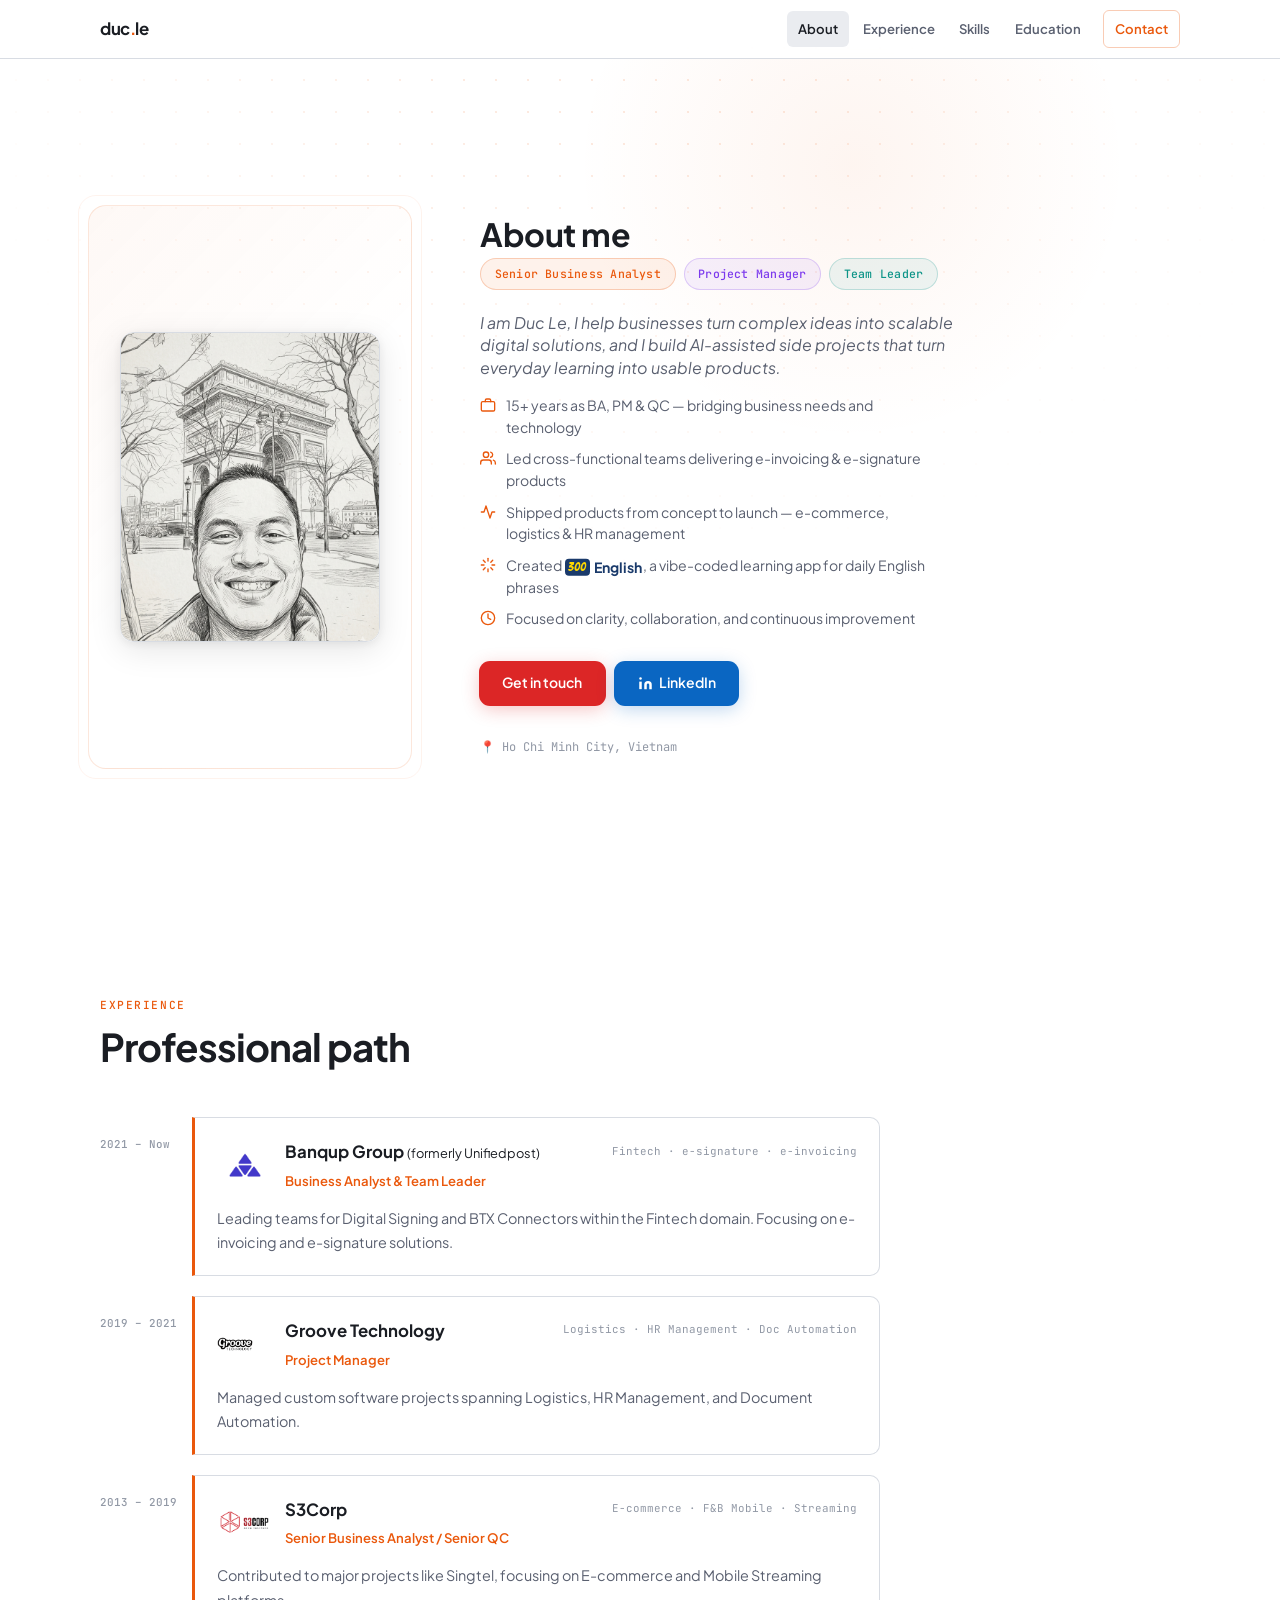
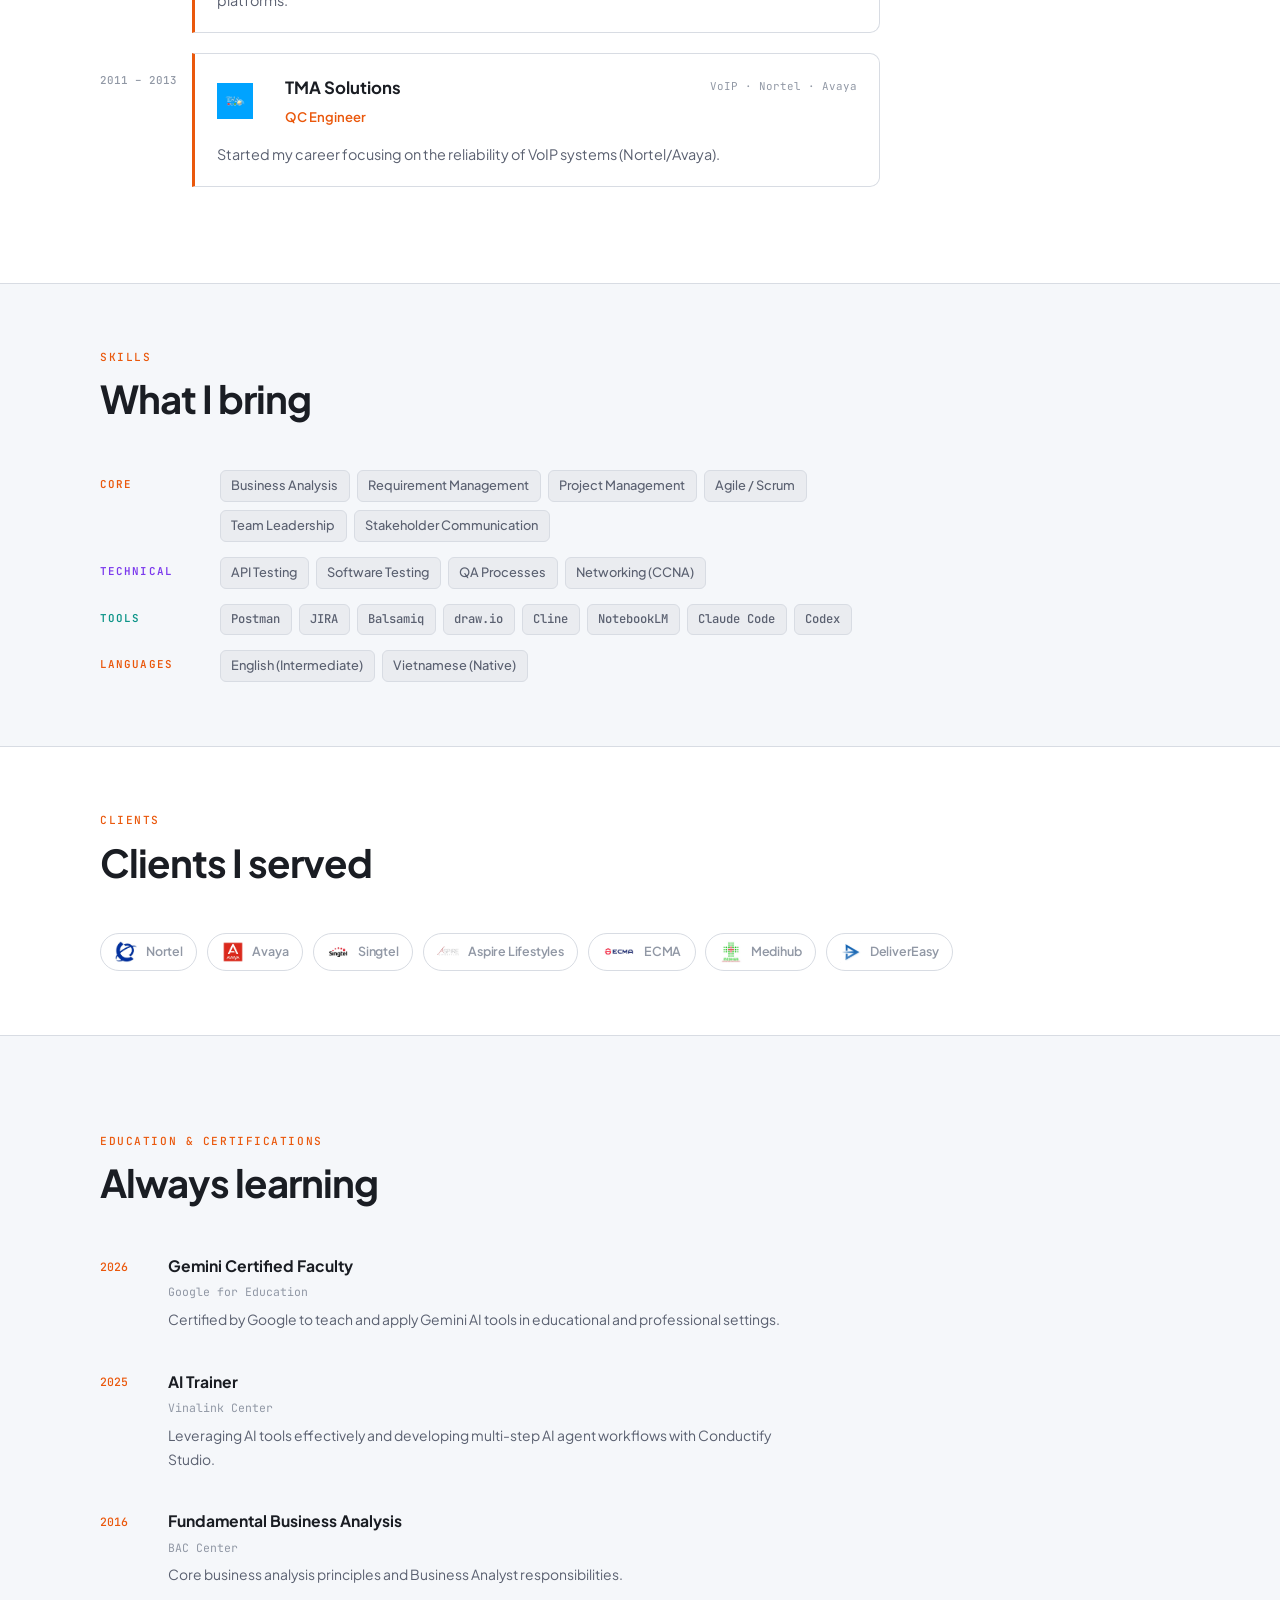
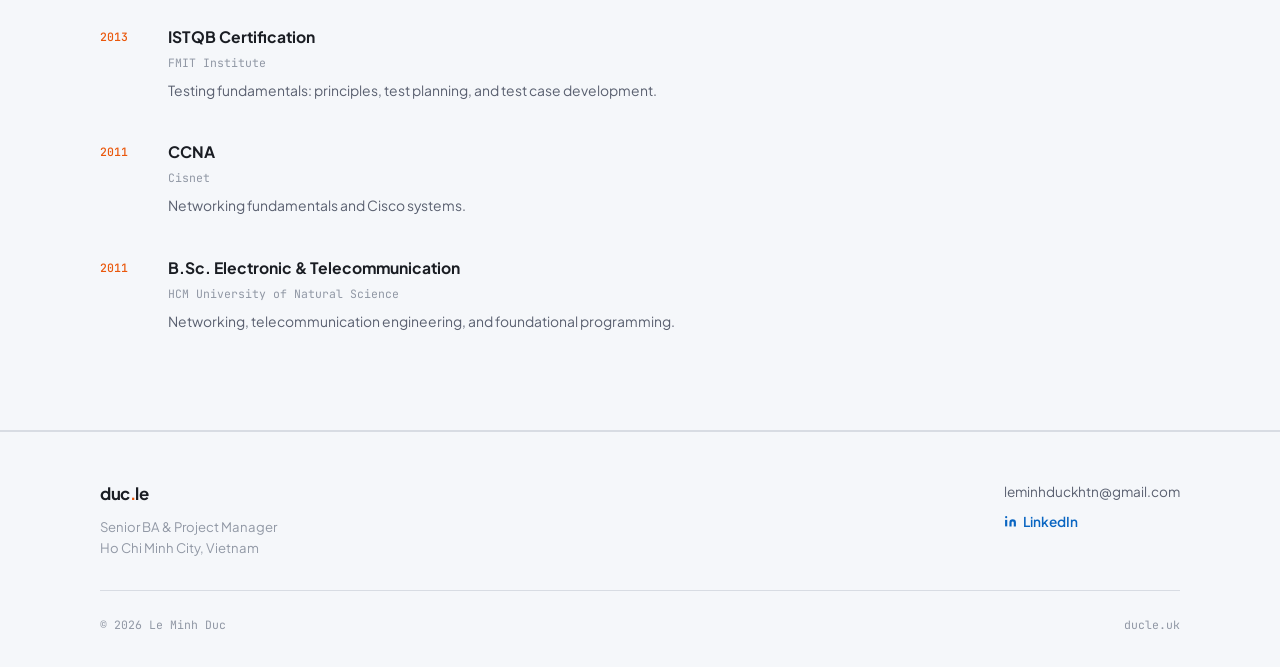
<file: index.html>
<!DOCTYPE html>
<html lang="en">
<head>
  <meta charset="UTF-8" />
  <meta name="viewport" content="width=device-width, initial-scale=1.0" />
  <title>Duc Le (Lê Minh Đức) — Senior BA &amp; Project Manager</title>
  <meta name="description" content="Duc Le (Lê Minh Đức) — Senior Business Analyst and Project Manager with 15+ years of experience in fintech, SaaS, enterprise software delivery, and AI-assisted vibe coding projects. Based in Ho Chi Minh City, Vietnam." />

  <!-- Canonical -->
  <link rel="canonical" href="https://ducle.uk/" />

  <!-- Open Graph -->
  <meta property="og:type" content="profile" />
  <meta property="og:url" content="https://ducle.uk/" />
  <meta property="og:title" content="Duc Le (Lê Minh Đức) — Senior BA &amp; Project Manager" />
  <meta property="og:description" content="Senior Business Analyst and Project Manager with 15+ years of experience in fintech, SaaS, enterprise software delivery, and AI-assisted vibe coding projects. Based in Ho Chi Minh City, Vietnam." />
  <meta property="og:image" content="https://ducle.uk/assets/le-minh-duc.png" />
  <meta property="og:locale" content="en_US" />
  <meta property="profile:first_name" content="Duc" />
  <meta property="profile:last_name" content="Le" />

  <!-- JSON-LD Structured Data -->
  <script type="application/ld+json">
  {
    "@context": "https://schema.org",
    "@type": "Person",
    "name": "Duc Le",
    "alternateName": ["Lê Minh Đức", "Đức Lê", "Le Minh Duc"],
    "url": "https://ducle.uk/",
    "image": "https://ducle.uk/assets/le-minh-duc.png",
    "jobTitle": "Senior Business Analyst & Project Manager",
    "description": "Senior Business Analyst and Project Manager with 15+ years of experience in fintech, SaaS, and enterprise software delivery.",
    "address": {
      "@type": "PostalAddress",
      "addressLocality": "Ho Chi Minh City",
      "addressCountry": "VN"
    },
    "email": "leminhduckhtn@gmail.com",
    "sameAs": [
      "https://linkedin.com/in/duc-le-386092b8",
      "https://eng.ducle.uk/"
    ],
    "knowsAbout": [
      "Business Analysis",
      "Project Management",
      "Agile",
      "Scrum",
      "Fintech",
      "e-invoicing",
      "e-signature",
      "AI-assisted product building",
      "Vibe coding",
      "Team Leadership",
      "Stakeholder Communication"
    ]
  }
  </script>

  <link rel="preconnect" href="https://fonts.googleapis.com" />
  <link rel="preconnect" href="https://fonts.gstatic.com" crossorigin />
  <link href="https://fonts.googleapis.com/css2?family=Bangers&family=Plus+Jakarta+Sans:wght@400;500;600;700&family=JetBrains+Mono:wght@400;500&display=swap" rel="stylesheet" />
  <link rel="stylesheet" href="styles.css?v=12" />
  <link rel="icon" type="image/svg+xml" href="favicon.svg" />
</head>
<body>

  <!-- NAV -->
  <header class="nav-wrap">
    <nav class="nav">
      <a class="nav-logo" href="#top">duc<span>.</span>le</a>
      <button class="nav-toggle" id="navToggle" aria-label="Toggle menu" aria-expanded="false">







        <span></span><span></span><span></span>
      </button>
      <ul class="nav-list" id="navList">
        <li><a href="#about">About</a></li>
        <li><a href="#experience">Experience</a></li>
        <li><a href="#skills">Skills</a></li>
        <li><a href="#education">Education</a></li>
        <li><a class="nav-cta" href="mailto:leminhduckhtn@gmail.com">Contact</a></li>
      </ul>
    </nav>
  </header>

  <main id="top">

    <!-- HERO -->
    <section class="hero" id="about">
      <div class="hero-grid-bg"></div>
      <div class="hero-glow"></div>
      <div class="container hero-inner">

        <div class="hero-photo-wrap">
          <div class="photo-ring photo-ring-outer"></div>
          <div class="photo-ring photo-ring-inner"></div>
          <div class="photo-frame">
            <img src="assets/le-minh-duc.png" alt="Le Minh Duc" />
          </div>
        </div>

        <div class="hero-intro">
          <h1 class="hero-name">About me</h1>
          <div class="hero-roles">
            <span class="role-tag role-tag-blue">Senior Business Analyst</span>
            <span class="role-tag role-tag-purple">Project Manager</span>
            <span class="role-tag role-tag-teal">Team Leader</span>
          </div>
        </div>

        <div class="hero-text">
          <p class="hero-subtitle">I am Duc Le, I help businesses turn complex ideas into scalable digital solutions, and I build AI-assisted side projects that turn everyday learning into usable products.</p>
          <ul class="hero-bullets">
            <li>
              <svg xmlns="http://www.w3.org/2000/svg" width="16" height="16" viewBox="0 0 24 24" fill="none" stroke="currentColor" stroke-width="2" stroke-linecap="round" stroke-linejoin="round" aria-hidden="true"><rect x="2" y="7" width="20" height="14" rx="2"/><path d="M16 7V5a2 2 0 0 0-2-2h-4a2 2 0 0 0-2 2v2"/></svg>
              <span>15+ years as BA, PM &amp; QC — bridging business needs and technology</span>
            </li>
            <li>
              <svg xmlns="http://www.w3.org/2000/svg" width="16" height="16" viewBox="0 0 24 24" fill="none" stroke="currentColor" stroke-width="2" stroke-linecap="round" stroke-linejoin="round" aria-hidden="true"><path d="M17 21v-2a4 4 0 0 0-4-4H5a4 4 0 0 0-4 4v2"/><circle cx="9" cy="7" r="4"/><path d="M23 21v-2a4 4 0 0 0-3-3.87"/><path d="M16 3.13a4 4 0 0 1 0 7.75"/></svg>
              <span>Led cross-functional teams delivering e-invoicing &amp; e-signature products</span>
            </li>
            <li>
              <svg xmlns="http://www.w3.org/2000/svg" width="16" height="16" viewBox="0 0 24 24" fill="none" stroke="currentColor" stroke-width="2" stroke-linecap="round" stroke-linejoin="round" aria-hidden="true"><polyline points="22 12 18 12 15 21 9 3 6 12 2 12"/></svg>
              <span>Shipped products from concept to launch — e-commerce, logistics &amp; HR management</span>
            </li>
            <li>
              <svg xmlns="http://www.w3.org/2000/svg" width="16" height="16" viewBox="0 0 24 24" fill="none" stroke="currentColor" stroke-width="2" stroke-linecap="round" stroke-linejoin="round" aria-hidden="true"><path d="M12 2v4"/><path d="M12 18v4"/><path d="m4.93 4.93 2.83 2.83"/><path d="m16.24 16.24 2.83 2.83"/><path d="M2 12h4"/><path d="M18 12h4"/><path d="m4.93 19.07 2.83-2.83"/><path d="m16.24 7.76 2.83-2.83"/></svg>
              <span>Created <a class="inline-project-link" href="https://eng.ducle.uk/" target="_blank" rel="noreferrer"><span class="project-logo" aria-hidden="true">300</span><span class="project-title">English</span></a>, a vibe-coded learning app for daily English phrases</span>
            </li>
            <li>
              <svg xmlns="http://www.w3.org/2000/svg" width="16" height="16" viewBox="0 0 24 24" fill="none" stroke="currentColor" stroke-width="2" stroke-linecap="round" stroke-linejoin="round" aria-hidden="true"><circle cx="12" cy="12" r="10"/><polyline points="12 6 12 12 16 14"/></svg>
              <span>Focused on clarity, collaboration, and continuous improvement</span>
            </li>
          </ul>
          <div class="hero-actions">
            <a class="btn btn-primary btn-red" href="mailto:leminhduckhtn@gmail.com">Get in touch</a>
            <a class="btn btn-linkedin" href="https://linkedin.com/in/duc-le-386092b8" target="_blank" rel="noreferrer">
              <svg xmlns="http://www.w3.org/2000/svg" width="15" height="15" viewBox="0 0 24 24" fill="currentColor" aria-hidden="true"><path d="M16 8a6 6 0 0 1 6 6v7h-4v-7a2 2 0 0 0-2-2 2 2 0 0 0-2 2v7h-4v-7a6 6 0 0 1 6-6z"/><rect x="2" y="9" width="4" height="12"/><circle cx="4" cy="4" r="2"/></svg>
              LinkedIn
            </a>
          </div>
          <div class="hero-meta">
            <span>📍 Ho Chi Minh City, Vietnam</span>
          </div>
        </div>

      </div>
    </section>

    <!-- EXPERIENCE -->
    <section class="section" id="experience">
      <div class="container">
        <p class="eyebrow">Experience</p>
        <h2 class="section-heading">Professional path</h2>

        <div class="timeline">

          <div class="tl-item">
            <div class="tl-year">2021 – Now</div>
            <div class="tl-card">
              <div class="tl-card-header">
                <div class="tl-card-header-main">
                  <img class="tl-logo" src="images/companies/banqup.png" alt="Banqup Group" />
                  <div>
                    <div class="tl-company">Banqup Group <span class="tl-formerly">(formerly Unifiedpost)</span></div>
                    <div class="tl-role">Business Analyst &amp; Team Leader</div>
                  </div>
                </div>
                <div class="tl-domain">Fintech · e-signature · e-invoicing</div>
              </div>
              <p>Leading teams for Digital Signing and BTX Connectors within the Fintech domain. Focusing on e-invoicing and e-signature solutions.</p>
            </div>
          </div>

          <div class="tl-item">
            <div class="tl-year">2019 – 2021</div>
            <div class="tl-card">
              <div class="tl-card-header">
                <div class="tl-card-header-main">
                  <img class="tl-logo" src="images/companies/groove.png" alt="Groove Technology" />
                  <div>
                    <div class="tl-company">Groove Technology</div>
                    <div class="tl-role">Project Manager</div>
                  </div>
                </div>
                <div class="tl-domain">Logistics · HR Management · Doc Automation</div>
              </div>
              <p>Managed custom software projects spanning Logistics, HR Management, and Document Automation.</p>
            </div>
          </div>

          <div class="tl-item">
            <div class="tl-year">2013 – 2019</div>
            <div class="tl-card">
              <div class="tl-card-header">
                <div class="tl-card-header-main">
                  <img class="tl-logo" src="images/companies/S3CORP.png" alt="S3Corp" />
                  <div>
                    <div class="tl-company">S3Corp</div>
                    <div class="tl-role">Senior Business Analyst / Senior QC</div>
                  </div>
                </div>
                <div class="tl-domain">E-commerce · F&amp;B Mobile · Streaming</div>
              </div>
              <p>Contributed to major projects like Singtel, focusing on E-commerce and Mobile Streaming platforms.</p>
            </div>
          </div>

          <div class="tl-item">
            <div class="tl-year">2011 – 2013</div>
            <div class="tl-card">
              <div class="tl-card-header">
                <div class="tl-card-header-main">
                  <img class="tl-logo" src="images/companies/tma.png" alt="TMA Solutions" />
                  <div>
                    <div class="tl-company">TMA Solutions</div>
                    <div class="tl-role">QC Engineer</div>
                  </div>
                </div>
                <div class="tl-domain">VoIP · Nortel · Avaya</div>
              </div>
              <p>Started my career focusing on the reliability of VoIP systems (Nortel/Avaya).</p>
            </div>
          </div>

        </div>
      </div>
    </section>

    <!-- SKILLS -->
    <section class="section section-alt" id="skills">
      <div class="container">
        <p class="eyebrow">Skills</p>
        <h2 class="section-heading">What I bring</h2>
        <div class="skills-table">

          <div class="skills-row">
            <span class="skills-label skills-label-blue">Core</span>
            <div class="tags">
              <span class="tag">Business Analysis</span>
              <span class="tag">Requirement Management</span>
              <span class="tag">Project Management</span>
              <span class="tag">Agile / Scrum</span>
              <span class="tag">Team Leadership</span>
              <span class="tag">Stakeholder Communication</span>
            </div>
          </div>

          <div class="skills-row">
            <span class="skills-label skills-label-purple">Technical</span>
            <div class="tags">
              <span class="tag">API Testing</span>
              <span class="tag">Software Testing</span>
              <span class="tag">QA Processes</span>
              <span class="tag">Networking (CCNA)</span>
            </div>
          </div>

          <div class="skills-row">
            <span class="skills-label skills-label-teal">Tools</span>
            <div class="tags">
              <span class="tag tag-mono">Postman</span>
              <span class="tag tag-mono">JIRA</span>
              <span class="tag tag-mono">Balsamiq</span>
              <span class="tag tag-mono">draw.io</span>
              <span class="tag tag-mono">Cline</span>
              <span class="tag tag-mono">NotebookLM</span>
              <span class="tag tag-mono">Claude Code</span>
              <span class="tag tag-mono">Codex</span>
            </div>
          </div>

          <div class="skills-row">
            <span class="skills-label skills-label-orange">Languages</span>
            <div class="tags">
              <span class="tag">English (Intermediate)</span>
              <span class="tag">Vietnamese (Native)</span>
            </div>
          </div>

        </div>
      </div>
    </section>

    <!-- CLIENTS -->
    <section class="section" id="clients">
      <div class="container">
        <p class="eyebrow">Clients</p>
        <h2 class="section-heading">Clients I served</h2>
        <div class="clients-grid">
          <div class="client-card">
            <img class="client-logo" src="images/clientsIserved/nortel.jpg" alt="Nortel" />
            <span class="client-name">Nortel</span>
          </div>
          <div class="client-card">
            <img class="client-logo" src="images/clientsIserved/avaya.png" alt="Avaya" />
            <span class="client-name">Avaya</span>
          </div>
          <div class="client-card">
            <img class="client-logo" src="images/clientsIserved/singtel.png" alt="Singtel" />
            <span class="client-name">Singtel</span>
          </div>
          <div class="client-card">
            <img class="client-logo" src="images/clientsIserved/aspireLifestyle.jpg" alt="Aspire Lifestyles" />
            <span class="client-name">Aspire Lifestyles</span>
          </div>
          <div class="client-card">
            <img class="client-logo" src="images/clientsIserved/ecma.jpeg" alt="ECMA" />
            <span class="client-name">ECMA</span>
          </div>
          <div class="client-card">
            <img class="client-logo" src="images/clientsIserved/medihub.jpg" alt="Medihub" />
            <span class="client-name">Medihub</span>
          </div>
          <div class="client-card">
            <img class="client-logo" src="images/clientsIserved/delivereasy.png" alt="DeliverEasy" />
            <span class="client-name">DeliverEasy</span>
          </div>
        </div>
      </div>
    </section>

    <!-- EDUCATION -->
    <section class="section section-alt" id="education">
      <div class="container">
        <p class="eyebrow">Education &amp; Certifications</p>
        <h2 class="section-heading">Always learning</h2>
        <div class="edu-list">

          <div class="edu-item">
            <div class="edu-year">2026</div>
            <div class="edu-content">
              <div class="edu-title">Gemini Certified Faculty</div>
              <div class="edu-org">Google for Education</div>
              <p>Certified by Google to teach and apply Gemini AI tools in educational and professional settings.</p>
            </div>
          </div>

          <div class="edu-item">
            <div class="edu-year">2025</div>
            <div class="edu-content">
              <div class="edu-title">AI Trainer</div>
              <div class="edu-org">Vinalink Center</div>
              <p>Leveraging AI tools effectively and developing multi-step AI agent workflows with Conductify Studio.</p>
            </div>
          </div>

          <div class="edu-item">
            <div class="edu-year">2016</div>
            <div class="edu-content">
              <div class="edu-title">Fundamental Business Analysis</div>
              <div class="edu-org">BAC Center</div>
              <p>Core business analysis principles and Business Analyst responsibilities.</p>
            </div>
          </div>

          <div class="edu-item">
            <div class="edu-year">2013</div>
            <div class="edu-content">
              <div class="edu-title">ISTQB Certification</div>
              <div class="edu-org">FMIT Institute</div>
              <p>Testing fundamentals: principles, test planning, and test case development.</p>
            </div>
          </div>

          <div class="edu-item">
            <div class="edu-year">2011</div>
            <div class="edu-content">
              <div class="edu-title">CCNA</div>
              <div class="edu-org">Cisnet</div>
              <p>Networking fundamentals and Cisco systems.</p>
            </div>
          </div>

          <div class="edu-item">
            <div class="edu-year">2011</div>
            <div class="edu-content">
              <div class="edu-title">B.Sc. Electronic &amp; Telecommunication</div>
              <div class="edu-org">HCM University of Natural Science</div>
              <p>Networking, telecommunication engineering, and foundational programming.</p>
            </div>
          </div>

        </div>
      </div>
    </section>

  </main>

  <!-- FOOTER -->
  <footer class="footer">
    <div class="container footer-inner">
      <div class="footer-left">
        <a class="nav-logo" href="#top">duc<span>.</span>le</a>
        <p>Senior BA &amp; Project Manager<br />Ho Chi Minh City, Vietnam</p>
      </div>
      <div class="footer-right">
        <a href="mailto:leminhduckhtn@gmail.com">leminhduckhtn@gmail.com</a>
        <a class="linkedin-link" href="https://linkedin.com/in/duc-le-386092b8" target="_blank" rel="noreferrer">
          <svg xmlns="http://www.w3.org/2000/svg" width="13" height="13" viewBox="0 0 24 24" fill="currentColor" aria-hidden="true" style="vertical-align:-1px"><path d="M16 8a6 6 0 0 1 6 6v7h-4v-7a2 2 0 0 0-2-2 2 2 0 0 0-2 2v7h-4v-7a6 6 0 0 1 6-6z"/><rect x="2" y="9" width="4" height="12"/><circle cx="4" cy="4" r="2"/></svg>
          LinkedIn
        </a>
      </div>
    </div>
    <div class="container footer-bottom">
      <span>© 2026 Le Minh Duc</span>
      <span>ducle.uk</span>
    </div>
  </footer>

  <script>
    // Dynamic years of experience (career started 2011)
    const yearsExp = new Date().getFullYear() - 2011;
    document.querySelectorAll('#years-exp').forEach(el => el.textContent = yearsExp);
  </script>
  <script>
    // Mobile nav
    const toggle = document.getElementById('navToggle');
    const navList = document.getElementById('navList');
    toggle.addEventListener('click', () => {
      const open = toggle.getAttribute('aria-expanded') === 'true';
      toggle.setAttribute('aria-expanded', String(!open));
      navList.classList.toggle('open');
    });
    navList.querySelectorAll('a').forEach(a => {
      a.addEventListener('click', () => {
        toggle.setAttribute('aria-expanded', 'false');
        navList.classList.remove('open');
      });
    });

    // Active nav link on scroll
    const sections = document.querySelectorAll('section[id]');
    const navLinks = document.querySelectorAll('.nav-list a[href^="#"]');
    function updateNav() {
      let current = '';
      sections.forEach(s => {
        if (window.scrollY >= s.offsetTop - 80) current = s.id;
      });
      navLinks.forEach(a => {
        a.classList.toggle('active', a.getAttribute('href') === '#' + current);
      });
    }
    window.addEventListener('scroll', updateNav, { passive: true });
    updateNav();
  </script>

</body>
</html>
</file>
<file: styles.css>
/* ── RESET ───────────────────────────────────── */
*, *::before, *::after { box-sizing: border-box; margin: 0; padding: 0; }

/* ── TOKENS ──────────────────────────────────── */
:root {
  --bg:          #ffffff;
  --bg-2:        #f5f7fa;
  --bg-3:        #eaecf0;
  --border:      #d8dce3;
  --border-dim:  rgba(216, 220, 227, 0.7);
  --text:        #1a1d23;
  --text-2:      #5a6070;
  --text-3:      #9198a5;
  --accent:      #ea580c;
  --accent-glow: color-mix(in srgb, var(--accent) 10%, transparent);
  --green:       #1a7f37;
  --sans:        'Plus Jakarta Sans', system-ui, sans-serif;
  --mono:        'JetBrains Mono', 'Courier New', monospace;
  --display:     'Bangers', 'Impact', var(--sans);
  --radius:      10px;
  --max-w:       1080px;
}

/* ── BASE ────────────────────────────────────── */
html { scroll-behavior: smooth; }

body {
  font-family: var(--sans);
  background: var(--bg);
  color: var(--text);
  font-size: 16px;
  line-height: 1.7;
  -webkit-font-smoothing: antialiased;
  -moz-osx-font-smoothing: grayscale;
}

a { color: inherit; text-decoration: none; }
img { display: block; max-width: 100%; }
p { color: var(--text-2); line-height: 1.75; }

.container {
  width: min(100% - 2rem, var(--max-w));
  margin-inline: auto;
}

/* ── NAV ─────────────────────────────────────── */
.nav-wrap {
  position: fixed;
  inset: 0 0 auto;
  z-index: 200;
  background: rgba(255, 255, 255, 0.90);
  backdrop-filter: blur(14px);
  -webkit-backdrop-filter: blur(14px);
  border-bottom: 1px solid var(--border);
}

.nav {
  display: flex;
  align-items: center;
  justify-content: space-between;
  gap: 1.5rem;
  width: min(100% - 2rem, var(--max-w));
  margin-inline: auto;
  height: 58px;
}

.nav-logo {
  font-weight: 700;
  font-size: 1.05rem;
  letter-spacing: -0.5px;
  color: var(--text);
  flex-shrink: 0;
}
.nav-logo span { color: var(--accent); }

.nav-list {
  display: flex;
  align-items: center;
  gap: 0.15rem;
  list-style: none;
}

.nav-list a {
  display: block;
  font-size: 0.82rem;
  font-weight: 600;
  color: var(--text-2);
  padding: 0.4rem 0.7rem;
  border-radius: 6px;
  transition: color 140ms, background 140ms;
}
.nav-list a:hover,
.nav-list a.active {
  color: var(--text);
  background: var(--bg-3);
}

.nav-cta {
  color: var(--accent) !important;
  border: 1px solid color-mix(in srgb, var(--accent) 30%, transparent) !important;
  margin-left: 0.5rem;
}
.nav-cta:hover {
  background: color-mix(in srgb, var(--accent) 7%, transparent) !important;
}

.nav-toggle {
  display: none;
  flex-direction: column;
  justify-content: center;
  gap: 5px;
  width: 32px;
  height: 32px;
  background: none;
  border: none;
  cursor: pointer;
  padding: 4px;
}
.nav-toggle span {
  display: block;
  width: 100%;
  height: 1.5px;
  background: var(--text-2);
  border-radius: 2px;
  transition: 200ms;
}

/* ── HERO ─────────────────────────────────────── */
.hero {
  position: relative;
  overflow: hidden;
  padding-top: 58px;
  min-height: 100svh;
  display: flex;
  align-items: center;
}

/* Subtle dot grid */
.hero-grid-bg {
  position: absolute;
  inset: 0;
  background-image: radial-gradient(circle, color-mix(in srgb, var(--accent) 13%, transparent) 1px, transparent 1px);
  background-size: 32px 32px;
  mask-image: radial-gradient(ellipse 70% 80% at 50% 0%, black 20%, transparent 80%);
  -webkit-mask-image: radial-gradient(ellipse 70% 80% at 50% 0%, black 20%, transparent 80%);
  pointer-events: none;
}

/* Soft ambient glow */
.hero-glow {
  position: absolute;
  top: -15%;
  right: 10%;
  width: 600px;
  height: 600px;
  background: radial-gradient(circle, color-mix(in srgb, var(--accent) 6%, transparent) 0%, transparent 65%);
  pointer-events: none;
}

.hero-inner {
  position: relative;
  z-index: 1;
  display: grid;
  grid-template-columns: 300px 1fr;
  grid-template-rows: auto 1fr;
  grid-template-areas:
    "photo intro"
    "photo text";
  gap: 0 5rem;
  padding-block: 6rem 5rem;
}

.hero-photo-wrap { grid-area: photo; }
.hero-intro      { grid-area: intro; align-self: end; padding-bottom: 0; }
.hero-text       { grid-area: text;  align-self: start; }

/* Badge */
.hero-badge {
  display: inline-flex;
  align-items: center;
  gap: 0.5rem;
  font-family: var(--mono);
  font-size: 0.72rem;
  font-weight: 500;
  color: var(--green);
  background: rgba(26, 127, 55, 0.07);
  border: 1px solid rgba(26, 127, 55, 0.22);
  border-radius: 999px;
  padding: 0.3rem 0.85rem;
  margin-bottom: 1.75rem;
  width: fit-content;
  letter-spacing: 0.02em;
}

.badge-dot {
  width: 7px;
  height: 7px;
  border-radius: 50%;
  background: var(--green);
  box-shadow: 0 0 6px rgba(26, 127, 55, 0.5);
  animation: pulse 2.4s ease-in-out infinite;
}

@keyframes pulse {
  0%, 100% { opacity: 1; transform: scale(1); }
  50%       { opacity: 0.4; transform: scale(0.8); }
}

/* Name */
.hero-name {
  font-size: clamp(1.4rem, 3vw, 2rem);
  font-weight: 700;
  color: var(--text);
  letter-spacing: -0.5px;
  line-height: 1.1;
  margin-bottom: 0.4rem;
}

.hero-name-vn {
  font-size: 0.75em;
  font-weight: 500;
  color: var(--text-muted);
  letter-spacing: 0;
}

/* Subtitle under name */
.hero-subtitle {
  font-size: clamp(0.85rem, 1.6vw, 1rem);
  font-weight: 400;
  font-style: italic;
  color: var(--text-2);
  line-height: 1.4;
  margin-bottom: 1rem;
  max-width: 480px;
}

/* Role tags */
.hero-roles {
  display: flex;
  flex-wrap: wrap;
  gap: 0.5rem;
  margin-bottom: 1.4rem;
}

.role-tag {
  display: inline-flex;
  align-items: center;
  font-family: var(--mono);
  font-size: 0.72rem;
  font-weight: 500;
  border-radius: 999px;
  padding: 0.3rem 0.85rem;
  letter-spacing: 0.02em;
  border: 1px solid;
}

.role-tag-blue {
  color: var(--accent);
  background: color-mix(in srgb, var(--accent) 8%, transparent);
  border-color: color-mix(in srgb, var(--accent) 25%, transparent);
}

.role-tag-purple {
  color: #7c3aed;
  background: rgba(124, 58, 237, 0.07);
  border-color: rgba(124, 58, 237, 0.22);
}

.role-tag-teal {
  color: #0d9488;
  background: rgba(13, 148, 136, 0.07);
  border-color: rgba(13, 148, 136, 0.22);
}

/* Bullet highlights */
.hero-bullets {
  list-style: none;
  display: flex;
  flex-direction: column;
  gap: 0.6rem;
  margin-bottom: 2rem;
  max-width: 460px;
}

.hero-bullets li {
  display: flex;
  align-items: flex-start;
  gap: 0.6rem;
  font-size: 0.88rem;
  color: var(--text-2);
  line-height: 1.55;
}

.hero-bullets li svg {
  flex-shrink: 0;
  margin-top: 2px;
  color: var(--accent);
}

/* Buttons */
.hero-actions {
  display: flex;
  flex-wrap: wrap;
  gap: 0.65rem;
  margin-bottom: 2rem;
}

.btn {
  display: inline-flex;
  align-items: center;
  gap: 0.4rem;
  padding: 0.6rem 1.4rem;
  border-radius: var(--radius);
  font-family: var(--sans);
  font-size: 0.875rem;
  font-weight: 600;
  cursor: pointer;
  transition: transform 140ms, box-shadow 140ms, background 140ms, border-color 140ms;
}
.btn:hover { transform: translateY(-2px); }

.btn-primary {
  background: var(--accent);
  color: #fff;
  box-shadow: 0 0 0 1px var(--accent), 0 4px 18px color-mix(in srgb, var(--accent) 28%, transparent);
}
.btn-primary:hover {
  box-shadow: 0 0 0 1px var(--accent), 0 8px 28px color-mix(in srgb, var(--accent) 42%, transparent);
}

.btn-red {
  background: #dc2626;
  box-shadow: 0 0 0 1px #dc2626, 0 4px 18px rgba(220, 38, 38, 0.28);
}
.btn-red:hover {
  background: #b91c1c;
  box-shadow: 0 0 0 1px #b91c1c, 0 8px 28px rgba(220, 38, 38, 0.42);
}

.btn-ghost {
  background: var(--bg);
  color: var(--text);
  border: 1px solid var(--border);
}
.btn-ghost:hover { background: var(--bg-2); border-color: var(--text-3); }

/* LinkedIn brand button */
.btn-linkedin {
  background: #0A66C2;
  color: #fff;
  box-shadow: 0 0 0 1px #0A66C2, 0 4px 18px rgba(10,102,194,0.28);
}
.btn-linkedin:hover {
  background: #004182;
  box-shadow: 0 0 0 1px #004182, 0 8px 28px rgba(10,102,194,0.42);
}

.inline-project-link {
  display: inline-flex;
  align-items: center;
  gap: 0.28rem;
  margin-inline: 0.08rem;
  vertical-align: -0.04em;
}

.inline-project-link:hover .project-title {
  color: #2a5a9b;
}

.project-logo {
  display: inline-flex;
  align-items: center;
  justify-content: center;
  min-width: 1.55rem;
  height: 1.08rem;
  border-radius: 4px;
  background: #1a3a6b;
  color: #FFD700;
  font-family: var(--display);
  font-size: 0.78rem;
  font-weight: 400;
  line-height: 1;
  letter-spacing: 0.04em;
  transform: translateY(-0.02em);
}

.project-title {
  color: #1a3a6b;
  font-size: 0.88rem;
  font-weight: 700;
  line-height: 1.1;
}

/* Meta row */
.hero-meta {
  display: flex;
  flex-wrap: wrap;
  gap: 1.25rem;
  font-family: var(--mono);
  font-size: 0.75rem;
  color: var(--text-3);
}

/* Photo */
.hero-photo-wrap {
  position: relative;
  display: flex;
  align-items: center;
  justify-content: center;
}

.photo-frame {
  position: relative;
  z-index: 2;
  width: 260px;
  height: 310px;
  border-radius: 14px;
  overflow: hidden;
  border: 1px solid var(--border);
  box-shadow: 0 8px 32px rgba(0, 0, 0, 0.10), 0 2px 8px rgba(0, 0, 0, 0.06);
}
.photo-frame img { width: 100%; height: 100%; object-fit: cover; }

.photo-ring {
  position: absolute;
  border-radius: 18px;
  pointer-events: none;
}
.photo-ring-outer {
  inset: -12px;
  border: 1px solid color-mix(in srgb, var(--accent) 14%, transparent);
  background: linear-gradient(135deg, color-mix(in srgb, var(--accent) 4%, transparent), transparent 50%);
  z-index: 1;
}
.photo-ring-inner {
  inset: -22px;
  border: 1px solid color-mix(in srgb, var(--accent) 7%, transparent);
  z-index: 0;
}

/* ── SECTION SHARED ───────────────────────────── */
.section {
  padding: 6rem 0;
}
.section-alt {
  background: var(--bg-2);
  border-top: 1px solid var(--border);
  border-bottom: 1px solid var(--border);
}

.eyebrow {
  font-family: var(--mono);
  font-size: 0.7rem;
  font-weight: 500;
  color: var(--accent);
  letter-spacing: 0.14em;
  text-transform: uppercase;
  margin-bottom: 0.6rem;
}

.section-heading {
  font-size: clamp(1.7rem, 4vw, 2.4rem);
  font-weight: 700;
  color: var(--text);
  letter-spacing: -1px;
  line-height: 1.15;
  margin-bottom: 3rem;
}

/* ── TIMELINE ─────────────────────────────────── */
.timeline {
  display: grid;
  gap: 1.25rem;
  max-width: 780px;
}

.tl-item {
  display: grid;
  grid-template-columns: 68px 1fr;
  gap: 1.5rem;
  align-items: start;
}

.tl-year {
  font-family: var(--mono);
  font-size: 0.68rem;
  font-weight: 500;
  color: var(--text-3);
  line-height: 1.45;
  text-align: right;
  padding-top: 1.25rem;
  white-space: nowrap;
}

.tl-card {
  background: var(--bg);
  border: 1px solid var(--border);
  border-left: 3px solid var(--accent);
  border-radius: 0 var(--radius) var(--radius) 0;
  padding: 1.25rem 1.4rem;
  transition: border-color 180ms, box-shadow 180ms;
}
.tl-card:hover {
  border-color: color-mix(in srgb, var(--accent) 45%, transparent);
  box-shadow: 0 4px 20px color-mix(in srgb, var(--accent) 6%, transparent);
}

.tl-card-header {
  display: flex;
  justify-content: space-between;
  align-items: flex-start;
  gap: 1rem;
  flex-wrap: wrap;
  margin-bottom: 0.85rem;
}

.tl-card-header-main {
  display: flex;
  align-items: center;
  gap: 0.75rem;
}

.tl-logo {
  width: 56px;
  height: 36px;
  object-fit: contain;
  object-position: left center;
  flex-shrink: 0;
}

.tl-company {
  font-size: 1.05rem;
  font-weight: 700;
  color: var(--text);
  margin-bottom: 0.2rem;
}
.tl-formerly {
  font-size: 0.8rem;
  font-weight: 400;
  color: var(--text-muted);
}

.tl-role {
  font-size: 0.82rem;
  font-weight: 600;
  color: var(--accent);
}

.tl-domain {
  font-family: var(--mono);
  font-size: 0.68rem;
  color: var(--text-3);
  white-space: nowrap;
  padding-top: 0.2rem;
}

.tl-card p {
  font-size: 0.9rem;
  line-height: 1.7;
}

/* ── SKILLS ───────────────────────────────────── */
#skills.section {
  padding: 4rem 0;
}

.skills-table {
  display: grid;
  grid-template-columns: 6rem 1fr;
  gap: 0.9rem 1.5rem;
  align-items: start;
  max-width: 780px;
}

.skills-row {
  display: contents;
}

.skills-label {
  font-family: var(--mono);
  font-size: 0.68rem;
  font-weight: 600;
  letter-spacing: 0.1em;
  text-transform: uppercase;
  padding-top: 0.35rem;
  white-space: nowrap;
}

.skills-label-blue   { color: var(--accent); }
.skills-label-purple { color: #7c3aed; }
.skills-label-teal   { color: #0d9488; }
.skills-label-orange { color: #ea580c; }

.tags {
  display: flex;
  flex-wrap: wrap;
  gap: 0.45rem;
}

.tag {
  display: inline-block;
  background: var(--bg-3);
  border: 1px solid var(--border);
  border-radius: 6px;
  padding: 0.28rem 0.65rem;
  font-size: 0.8rem;
  font-weight: 500;
  color: var(--text-2);
  transition: border-color 140ms, color 140ms;
}
.tag:hover { border-color: var(--accent); color: var(--text); }
.tag-mono { font-family: var(--mono); font-size: 0.76rem; }

/* ── CLIENTS ──────────────────────────────────── */
#clients.section {
  padding: 4rem 0;
}

.clients-grid {
  display: flex;
  flex-wrap: wrap;
  gap: 0.6rem;
}

.client-card {
  display: flex;
  align-items: center;
  gap: 0.55rem;
  padding: 0.45rem 0.85rem;
  border: 1px solid var(--border);
  border-radius: 999px;
  background: var(--surface);
}

.client-logo {
  width: auto;
  height: 22px;
  object-fit: contain;
}

.client-name {
  font-size: 0.78rem;
  font-weight: 600;
  color: var(--text-3);
  letter-spacing: -0.2px;
  white-space: nowrap;
}

/* ── EDUCATION ────────────────────────────────── */
.edu-list {
  display: grid;
  gap: 2.25rem;
  max-width: 680px;
}

.edu-item {
  display: grid;
  grid-template-columns: 48px 1fr;
  gap: 1.25rem;
  align-items: start;
}

.edu-year {
  font-family: var(--mono);
  font-size: 0.72rem;
  font-weight: 500;
  color: var(--accent);
  padding-top: 0.2rem;
}

.edu-title {
  font-size: 0.98rem;
  font-weight: 700;
  color: var(--text);
  margin-bottom: 0.15rem;
}

.edu-org {
  font-family: var(--mono);
  font-size: 0.72rem;
  color: var(--text-3);
  margin-bottom: 0.4rem;
}

.edu-content p { font-size: 0.87rem; }

/* ── FOOTER ───────────────────────────────────── */
.footer {
  background: var(--bg-2);
  border-top: 1px solid var(--border);
  padding: 3rem 0 2rem;
}

.footer-inner {
  display: flex;
  justify-content: space-between;
  align-items: flex-start;
  gap: 2rem;
  padding-bottom: 2rem;
  border-bottom: 1px solid var(--border);
  margin-bottom: 1.5rem;
}

.footer-left .nav-logo { margin-bottom: 0.5rem; display: block; }
.footer-left p {
  font-size: 0.82rem;
  color: var(--text-3);
  line-height: 1.6;
}

.footer-right {
  display: flex;
  flex-direction: column;
  gap: 0.45rem;
  text-align: right;
}
.footer-right a {
  font-size: 0.85rem;
  color: var(--text-2);
  transition: color 140ms;
}
.footer-right a:hover { color: var(--accent); }

.linkedin-link {
  display: inline-flex;
  align-items: center;
  gap: 0.35rem;
  color: #0A66C2 !important;
  font-weight: 600;
}
.linkedin-link:hover { color: #004182 !important; }

.footer-bottom {
  display: flex;
  justify-content: space-between;
  font-family: var(--mono);
  font-size: 0.72rem;
  color: var(--text-3);
}

/* ── RESPONSIVE ───────────────────────────────── */
@media (max-width: 800px) {
  .hero-inner {
    grid-template-columns: 1fr auto;
    grid-template-rows: auto auto;
    grid-template-areas:
      "intro photo"
      "text  text";
    gap: 1.5rem 1.25rem;
    padding-block: 3rem 2.5rem;
  }
  .hero-photo-wrap { display: flex; align-items: flex-start; }
  .photo-frame { width: 110px; height: 132px; }
  .photo-ring { display: none; }
  .hero-intro { align-self: center; }
  .hero-text { padding-top: 0; }

  .tl-item {
    grid-template-columns: 52px 1fr;
    gap: 1rem;
  }
  .tl-domain { display: none; }
}

@media (max-width: 640px) {
  .nav-toggle { display: flex; }

  .nav-list {
    position: absolute;
    top: 59px;
    left: 0;
    right: 0;
    flex-direction: column;
    align-items: stretch;
    gap: 0;
    background: rgba(255, 255, 255, 0.98);
    border-bottom: 1px solid var(--border);
    padding: 0.5rem 1rem 1rem;
    display: none;
  }
  .nav-list.open { display: flex; }
  .nav-cta { margin-left: 0; margin-top: 0.35rem; }

  .section { padding: 4rem 0; }
  .section-heading { margin-bottom: 2rem; }

  .tl-item {
    grid-template-columns: 1fr;
    gap: 0.35rem;
  }
  .tl-year {
    text-align: left;
    padding-top: 0;
  }
  .tl-card {
    border-left-width: 3px;
    border-radius: 0 var(--radius) var(--radius) 0;
  }

  .skills-table { grid-template-columns: 5rem 1fr; }

  .footer-inner { flex-direction: column; }
  .footer-right { text-align: left; }
  .footer-bottom { flex-direction: column; gap: 0.3rem; }
}

@media (max-width: 400px) {
  .skills-table { grid-template-columns: 1fr; }
  .skills-label { padding-top: 0; padding-bottom: 0.2rem; }
}
</file>
